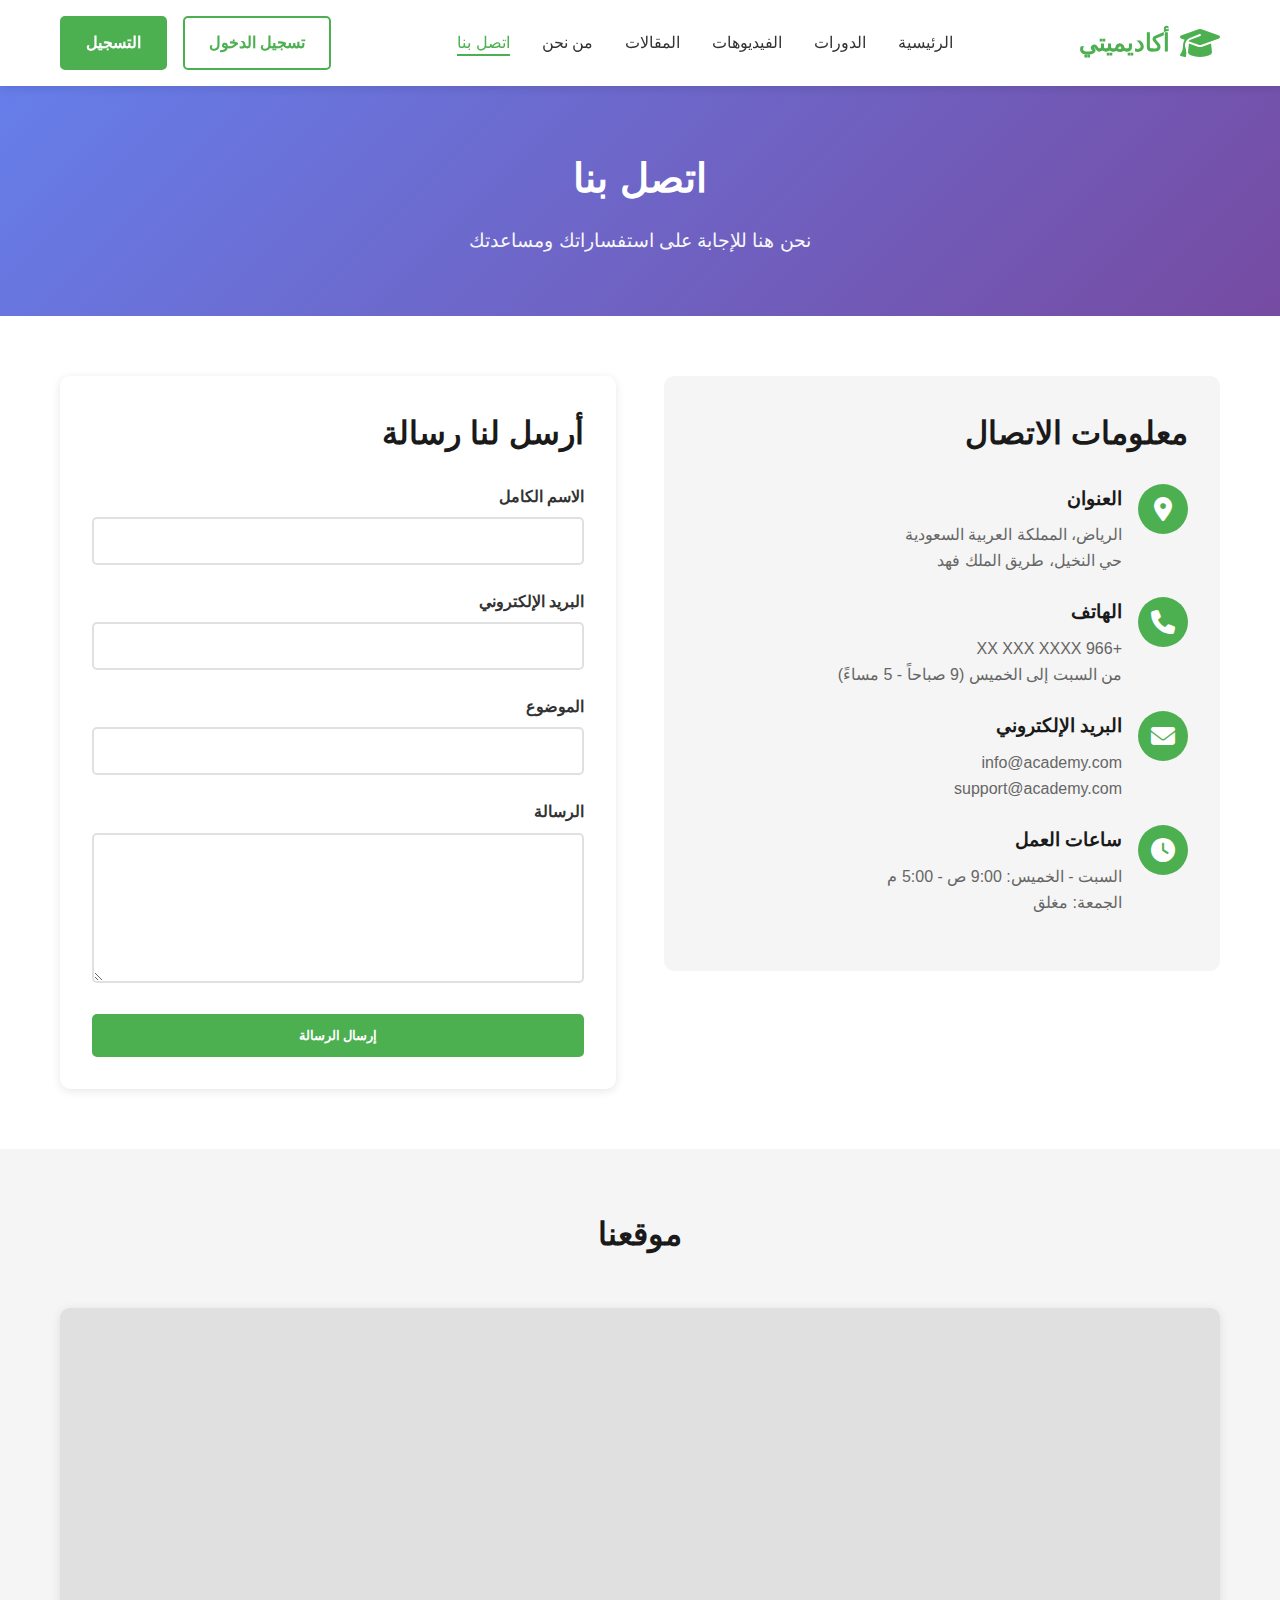
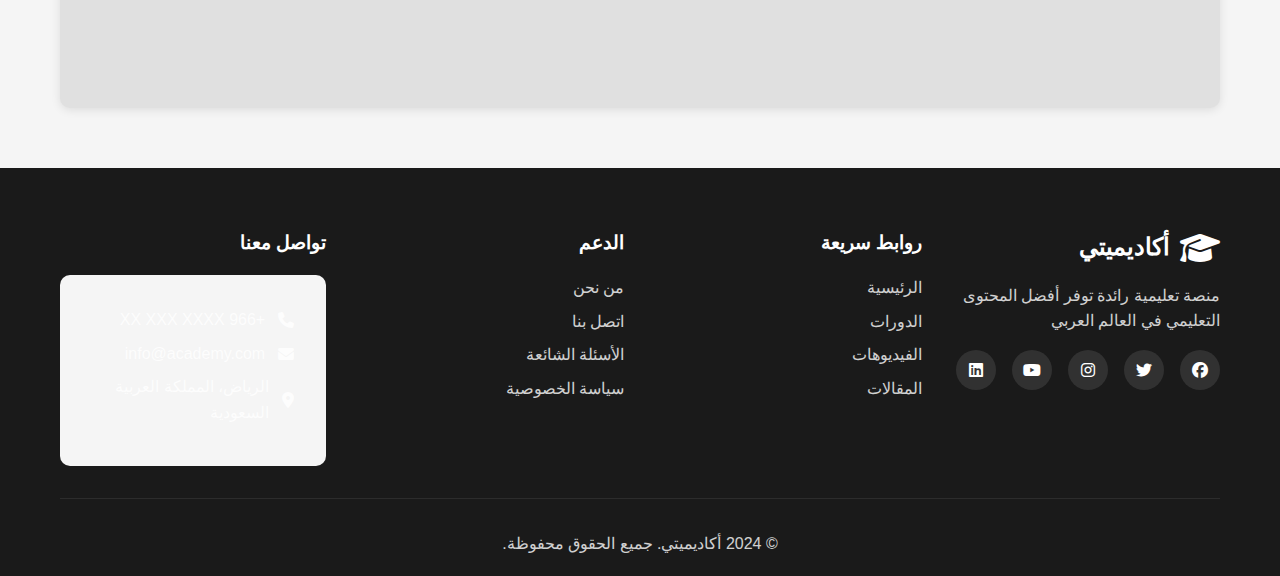
<file: contact.html>
<!DOCTYPE html>
<html lang="ar" dir="rtl">
<head>
    <meta charset="UTF-8">
    <meta name="viewport" content="width=device-width, initial-scale=1.0">
    <meta name="description" content="تواصل معنا للاستفسارات والدعم">
    <title>اتصل بنا - أكاديميتي</title>
    <link rel="stylesheet" href="css/style.css">
    <link rel="stylesheet" href="css/pages.css">
    <link rel="stylesheet" href="https://cdnjs.cloudflare.com/ajax/libs/font-awesome/6.4.0/css/all.min.css">
    <style>
        .contact-section {
            padding: 60px 0;
        }
        
        .contact-container {
            display: grid;
            grid-template-columns: 1fr 1fr;
            gap: 3rem;
            align-items: start;
        }
        
        .contact-info {
            background-color: var(--light-color);
            padding: 2rem;
            border-radius: 10px;
        }
        
        .contact-info h2 {
            font-size: 2rem;
            margin-bottom: 1.5rem;
            color: var(--dark-color);
        }
        
        .contact-item {
            display: flex;
            align-items: flex-start;
            gap: 1rem;
            margin-bottom: 1.5rem;
        }
        
        .contact-icon {
            width: 50px;
            height: 50px;
            background-color: var(--primary-color);
            color: var(--white);
            border-radius: 50%;
            display: flex;
            align-items: center;
            justify-content: center;
            font-size: 1.5rem;
            flex-shrink: 0;
        }
        
        .contact-details h3 {
            font-size: 1.2rem;
            margin-bottom: 0.5rem;
            color: var(--dark-color);
        }
        
        .contact-details p {
            color: var(--text-light);
        }
        
        .contact-form {
            background-color: var(--white);
            padding: 2rem;
            border-radius: 10px;
            box-shadow: var(--shadow);
        }
        
        .contact-form h2 {
            font-size: 2rem;
            margin-bottom: 1.5rem;
            color: var(--dark-color);
        }
        
        .form-group {
            margin-bottom: 1.5rem;
        }
        
        .form-group label {
            display: block;
            margin-bottom: 0.5rem;
            font-weight: 600;
            color: var(--text-color);
        }
        
        .form-group input,
        .form-group textarea {
            width: 100%;
            padding: 0.8rem;
            border: 2px solid var(--border-color);
            border-radius: 5px;
            font-size: 1rem;
            transition: border-color 0.3s;
        }
        
        .form-group input:focus,
        .form-group textarea:focus {
            outline: none;
            border-color: var(--primary-color);
        }
        
        .form-group textarea {
            min-height: 150px;
            resize: vertical;
        }
        
        .submit-btn {
            width: 100%;
        }
        
        .map-section {
            padding: 60px 0;
            background-color: var(--light-color);
        }
        
        .map-container {
            border-radius: 10px;
            overflow: hidden;
            box-shadow: var(--shadow);
            height: 400px;
            background-color: var(--border-color);
        }
        
        @media (max-width: 768px) {
            .contact-container {
                grid-template-columns: 1fr;
            }
        }
    </style>
</head>
<body>
    <!-- Navigation -->
    <nav class="navbar">
        <div class="container">
            <div class="nav-wrapper">
                <div class="logo">
                    <i class="fas fa-graduation-cap"></i>
                    <span>أكاديميتي</span>
                </div>
                <button class="mobile-menu-toggle" id="mobileMenuToggle">
                    <i class="fas fa-bars"></i>
                </button>
                <ul class="nav-menu" id="navMenu">
                    <li><a href="index.html">الرئيسية</a></li>
                    <li><a href="courses.html">الدورات</a></li>
                    <li><a href="videos.html">الفيديوهات</a></li>
                    <li><a href="articles.html">المقالات</a></li>
                    <li><a href="about.html">من نحن</a></li>
                    <li><a href="contact.html" class="active">اتصل بنا</a></li>
                </ul>
                <div class="nav-buttons">
                    <a href="#" class="btn btn-outline">تسجيل الدخول</a>
                    <a href="#" class="btn btn-primary">التسجيل</a>
                </div>
            </div>
        </div>
    </nav>

    <!-- Page Header -->
    <section class="page-header">
        <div class="container">
            <h1>اتصل بنا</h1>
            <p>نحن هنا للإجابة على استفساراتك ومساعدتك</p>
        </div>
    </section>

    <!-- Contact Section -->
    <section class="contact-section">
        <div class="container">
            <div class="contact-container">
                <!-- Contact Information -->
                <div class="contact-info">
                    <h2>معلومات الاتصال</h2>
                    
                    <div class="contact-item">
                        <div class="contact-icon">
                            <i class="fas fa-map-marker-alt"></i>
                        </div>
                        <div class="contact-details">
                            <h3>العنوان</h3>
                            <p>الرياض، المملكة العربية السعودية<br>حي النخيل، طريق الملك فهد</p>
                        </div>
                    </div>
                    
                    <div class="contact-item">
                        <div class="contact-icon">
                            <i class="fas fa-phone"></i>
                        </div>
                        <div class="contact-details">
                            <h3>الهاتف</h3>
                            <p>+966 XX XXX XXXX<br>من السبت إلى الخميس (9 صباحاً - 5 مساءً)</p>
                        </div>
                    </div>
                    
                    <div class="contact-item">
                        <div class="contact-icon">
                            <i class="fas fa-envelope"></i>
                        </div>
                        <div class="contact-details">
                            <h3>البريد الإلكتروني</h3>
                            <p>info@academy.com<br>support@academy.com</p>
                        </div>
                    </div>
                    
                    <div class="contact-item">
                        <div class="contact-icon">
                            <i class="fas fa-clock"></i>
                        </div>
                        <div class="contact-details">
                            <h3>ساعات العمل</h3>
                            <p>السبت - الخميس: 9:00 ص - 5:00 م<br>الجمعة: مغلق</p>
                        </div>
                    </div>
                </div>

                <!-- Contact Form -->
                <form class="contact-form">
                    <h2>أرسل لنا رسالة</h2>
                    
                    <div class="form-group">
                        <label for="name">الاسم الكامل</label>
                        <input type="text" id="name" name="name" required>
                    </div>
                    
                    <div class="form-group">
                        <label for="email">البريد الإلكتروني</label>
                        <input type="email" id="email" name="email" required>
                    </div>
                    
                    <div class="form-group">
                        <label for="subject">الموضوع</label>
                        <input type="text" id="subject" name="subject" required>
                    </div>
                    
                    <div class="form-group">
                        <label for="message">الرسالة</label>
                        <textarea id="message" name="message" required></textarea>
                    </div>
                    
                    <button type="submit" class="btn btn-primary submit-btn">إرسال الرسالة</button>
                </form>
            </div>
        </div>
    </section>

    <!-- Map Section -->
    <section class="map-section">
        <div class="container">
            <h2 class="section-title">موقعنا</h2>
            <div class="map-container">
                <iframe 
                    src="https://www.google.com/maps/embed?pb=!1m18!1m12!1m3!1d3624.2!2d46.6753!3d24.7136!2m3!1f0!2f0!3f0!3m2!1i1024!2i768!4f13.1!3m3!1m2!1s0x0%3A0x0!2zMjTCsDQyJzQ5LjAiTiA0NsKwNDAnMzEuMSJF!5e0!3m2!1sen!2ssa!4v1234567890123!5m2!1sen!2ssa" 
                    width="100%" 
                    height="100%" 
                    style="border:0;" 
                    allowfullscreen="" 
                    loading="lazy">
                </iframe>
            </div>
        </div>
    </section>

    <!-- Footer -->
    <footer class="footer">
        <div class="container">
            <div class="footer-content">
                <div class="footer-section">
                    <div class="footer-logo">
                        <i class="fas fa-graduation-cap"></i>
                        <span>أكاديميتي</span>
                    </div>
                    <p>منصة تعليمية رائدة توفر أفضل المحتوى التعليمي في العالم العربي</p>
                    <div class="social-links">
                        <a href="#"><i class="fab fa-facebook"></i></a>
                        <a href="#"><i class="fab fa-twitter"></i></a>
                        <a href="#"><i class="fab fa-instagram"></i></a>
                        <a href="#"><i class="fab fa-youtube"></i></a>
                        <a href="#"><i class="fab fa-linkedin"></i></a>
                    </div>
                </div>
                <div class="footer-section">
                    <h4>روابط سريعة</h4>
                    <ul>
                        <li><a href="index.html">الرئيسية</a></li>
                        <li><a href="courses.html">الدورات</a></li>
                        <li><a href="videos.html">الفيديوهات</a></li>
                        <li><a href="articles.html">المقالات</a></li>
                    </ul>
                </div>
                <div class="footer-section">
                    <h4>الدعم</h4>
                    <ul>
                        <li><a href="about.html">من نحن</a></li>
                        <li><a href="contact.html">اتصل بنا</a></li>
                        <li><a href="#">الأسئلة الشائعة</a></li>
                        <li><a href="#">سياسة الخصوصية</a></li>
                    </ul>
                </div>
                <div class="footer-section">
                    <h4>تواصل معنا</h4>
                    <ul class="contact-info">
                        <li><i class="fas fa-phone"></i> +966 XX XXX XXXX</li>
                        <li><i class="fas fa-envelope"></i> info@academy.com</li>
                        <li><i class="fas fa-map-marker-alt"></i> الرياض، المملكة العربية السعودية</li>
                    </ul>
                </div>
            </div>
            <div class="footer-bottom">
                <p>&copy; 2024 أكاديميتي. جميع الحقوق محفوظة.</p>
            </div>
        </div>
    </footer>

    <script src="js/script.js"></script>
</body>
</html>
</file>
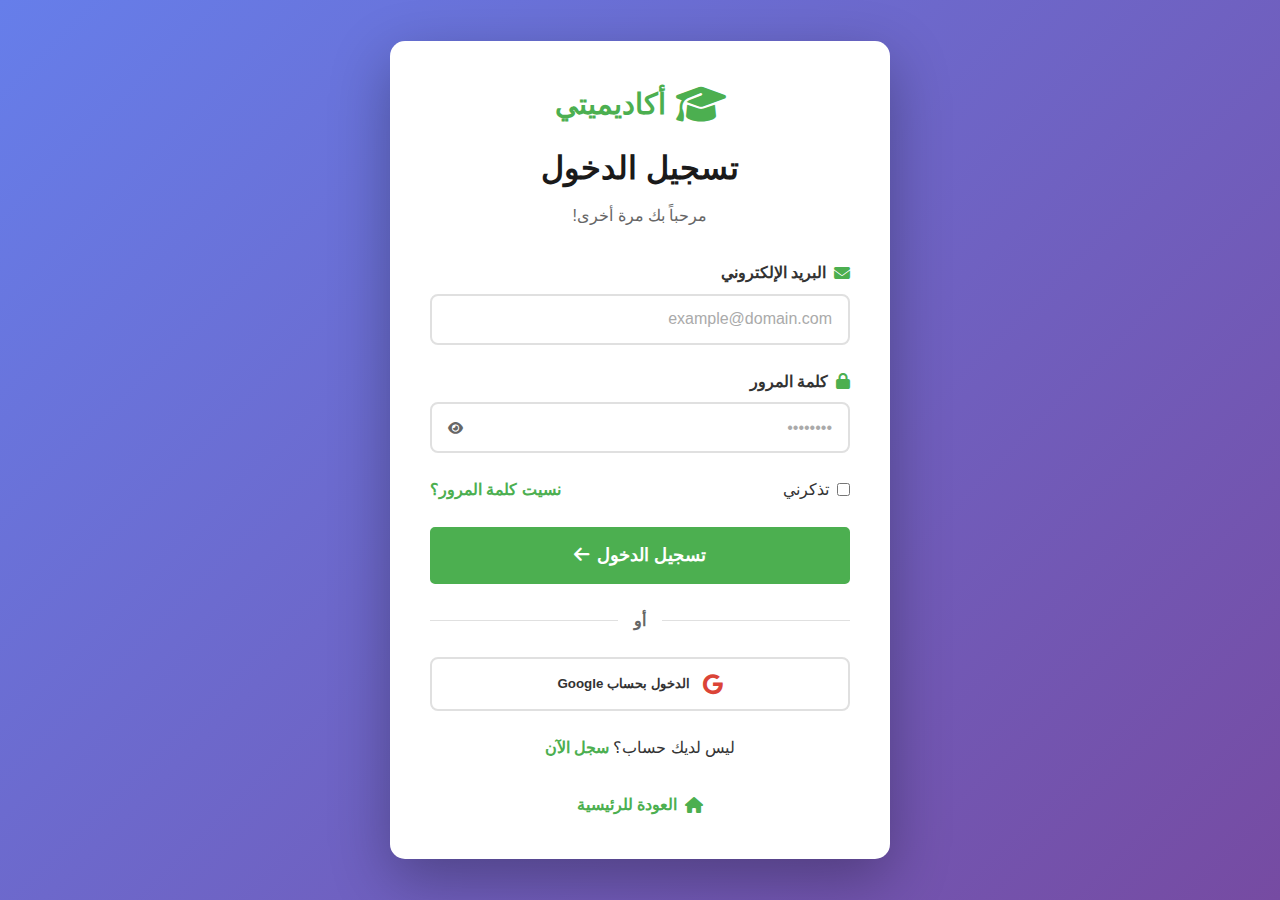
<file: login.html>
<!DOCTYPE html>
<html lang="ar" dir="rtl">
<head>
    <meta charset="UTF-8">
    <meta name="viewport" content="width=device-width, initial-scale=1.0">
    <title>تسجيل الدخول - أكاديميتي</title>
    <link rel="stylesheet" href="css/style.css">
    <link rel="stylesheet" href="css/auth.css">
    <link rel="stylesheet" href="https://cdnjs.cloudflare.com/ajax/libs/font-awesome/6.4.0/css/all.min.css">
</head>
<body class="auth-page">
    <div class="auth-container">
        <div class="auth-card">
            <div class="auth-header">
                <div class="logo">
                    <i class="fas fa-graduation-cap"></i>
                    <span>أكاديميتي</span>
                </div>
                <h2>تسجيل الدخول</h2>
                <p>مرحباً بك مرة أخرى!</p>
            </div>

            <div id="message" class="message" style="display: none;"></div>

            <form id="loginForm" class="auth-form">
                <div class="form-group">
                    <label for="email">
                        <i class="fas fa-envelope"></i>
                        البريد الإلكتروني
                    </label>
                    <input type="email" id="email" name="email" required placeholder="example@domain.com">
                </div>

                <div class="form-group">
                    <label for="password">
                        <i class="fas fa-lock"></i>
                        كلمة المرور
                    </label>
                    <div class="password-input">
                        <input type="password" id="password" name="password" required placeholder="••••••••">
                        <button type="button" class="toggle-password" id="togglePassword">
                            <i class="fas fa-eye"></i>
                        </button>
                    </div>
                </div>

                <div class="form-options">
                    <label class="checkbox-label">
                        <input type="checkbox" id="remember">
                        <span>تذكرني</span>
                    </label>
                    <a href="#" class="forgot-password">نسيت كلمة المرور؟</a>
                </div>

                <button type="submit" class="btn btn-primary btn-full" id="loginBtn">
                    <span>تسجيل الدخول</span>
                    <i class="fas fa-arrow-left"></i>
                </button>
            </form>

            <div class="divider">
                <span>أو</span>
            </div>

            <div class="social-login">
                <button class="social-btn google-btn" id="googleLoginBtn">
                    <i class="fab fa-google"></i>
                    <span>الدخول بحساب Google</span>
                </button>
            </div>

            <div class="auth-footer">
                <p>ليس لديك حساب؟ <a href="register.html">سجل الآن</a></p>
                <a href="index.html" class="back-home">
                    <i class="fas fa-home"></i>
                    العودة للرئيسية
                </a>
            </div>
        </div>
    </div>

    <!-- نسخة تجريبية بدون Firebase -->
    <!-- لاستخدام Firebase الحقيقي، احذف السطر التالي وفعّل سكريبتات Firebase -->
    <script src="js/demo-auth.js"></script>
    
    <!-- Firebase (معطل حالياً - لتفعيله عدّل firebase-config.js أولاً) -->
    <!--
    <script src="https://www.gstatic.com/firebasejs/10.7.1/firebase-app-compat.js"></script>
    <script src="https://www.gstatic.com/firebasejs/10.7.1/firebase-auth-compat.js"></script>
    <script src="https://www.gstatic.com/firebasejs/10.7.1/firebase-firestore-compat.js"></script>
    <script src="js/firebase-config.js"></script>
    <script src="js/auth.js"></script>
    -->
</body>
</html>
</file>
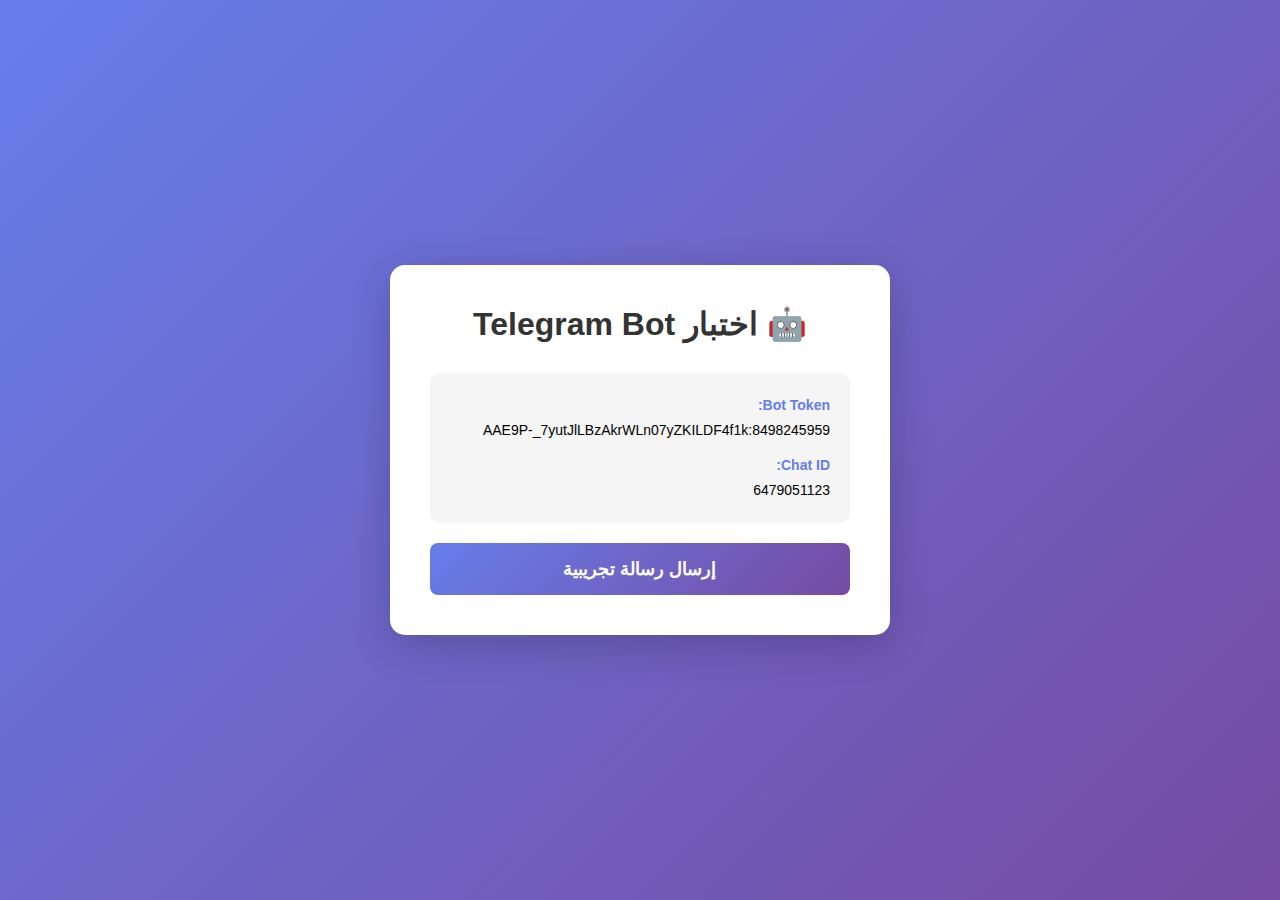
<file: test-telegram.html>
<!DOCTYPE html>
<html lang="ar" dir="rtl">
<head>
    <meta charset="UTF-8">
    <meta name="viewport" content="width=device-width, initial-scale=1.0">
    <title>اختبار Telegram Bot</title>
    <style>
        * {
            margin: 0;
            padding: 0;
            box-sizing: border-box;
        }
        
        body {
            font-family: 'Segoe UI', Tahoma, Geneva, Verdana, sans-serif;
            background: linear-gradient(135deg, #667eea 0%, #764ba2 100%);
            min-height: 100vh;
            display: flex;
            align-items: center;
            justify-content: center;
            padding: 20px;
        }
        
        .container {
            background: white;
            padding: 40px;
            border-radius: 15px;
            box-shadow: 0 10px 40px rgba(0,0,0,0.2);
            max-width: 500px;
            width: 100%;
        }
        
        h1 {
            color: #333;
            margin-bottom: 30px;
            text-align: center;
        }
        
        .info-box {
            background: #f5f5f5;
            padding: 20px;
            border-radius: 10px;
            margin-bottom: 20px;
            font-size: 14px;
            line-height: 1.8;
        }
        
        .info-box strong {
            color: #667eea;
        }
        
        button {
            width: 100%;
            padding: 15px;
            background: linear-gradient(135deg, #667eea 0%, #764ba2 100%);
            color: white;
            border: none;
            border-radius: 8px;
            font-size: 18px;
            font-weight: bold;
            cursor: pointer;
            transition: transform 0.2s;
        }
        
        button:hover {
            transform: translateY(-2px);
        }
        
        button:disabled {
            opacity: 0.6;
            cursor: not-allowed;
        }
        
        #result {
            margin-top: 20px;
            padding: 15px;
            border-radius: 8px;
            display: none;
        }
        
        .success {
            background: #d4edda;
            color: #155724;
            border: 1px solid #c3e6cb;
        }
        
        .error {
            background: #f8d7da;
            color: #721c24;
            border: 1px solid #f5c6cb;
        }
        
        .loading {
            background: #fff3cd;
            color: #856404;
            border: 1px solid #ffeaa7;
        }
        
        pre {
            background: #2d2d2d;
            color: #f8f8f2;
            padding: 15px;
            border-radius: 8px;
            overflow-x: auto;
            margin-top: 10px;
            font-size: 12px;
        }
    </style>
</head>
<body>
    <div class="container">
        <h1>🤖 اختبار Telegram Bot</h1>
        
        <div class="info-box">
            <p><strong>Bot Token:</strong><br>8498245959:AAE9P-_7yutJlLBzAkrWLn07yZKILDF4f1k</p>
            <p style="margin-top: 10px;"><strong>Chat ID:</strong><br>6479051123</p>
        </div>
        
        <button id="testBtn" onclick="testTelegram()">إرسال رسالة تجريبية</button>
        
        <div id="result"></div>
    </div>

    <script>
        async function testTelegram() {
            const botToken = '8498245959:AAE9P-_7yutJlLBzAkrWLn07yZKILDF4f1k';
            const chatId = '6479051123';
            const resultDiv = document.getElementById('result');
            const testBtn = document.getElementById('testBtn');
            
            // عرض حالة التحميل
            resultDiv.style.display = 'block';
            resultDiv.className = 'loading';
            resultDiv.innerHTML = '⏳ جاري الإرسال...';
            testBtn.disabled = true;
            
            const message = `
🧪 *رسالة اختبار من الموقع*

⏰ الوقت: ${new Date().toLocaleString('ar-SA')}
✅ إذا وصلتك هذه الرسالة، معناها البوت يعمل بنجاح!

---
🔧 اختبار من: test-telegram.html
            `.trim();
            
            const url = `https://api.telegram.org/bot${botToken}/sendMessage`;
            
            console.log('📤 إرسال الطلب إلى:', url);
            console.log('💬 الرسالة:', message);
            
            try {
                const response = await fetch(url, {
                    method: 'POST',
                    headers: {
                        'Content-Type': 'application/json',
                    },
                    body: JSON.stringify({
                        chat_id: chatId,
                        text: message,
                        parse_mode: 'Markdown'
                    })
                });
                
                const data = await response.json();
                
                console.log('📥 الاستجابة:', data);
                
                if (response.ok && data.ok) {
                    resultDiv.className = 'success';
                    resultDiv.innerHTML = `
                        <strong>✅ تم الإرسال بنجاح!</strong><br><br>
                        تفقد تليجرام الآن - يجب أن تكون وصلتك الرسالة!<br><br>
                        <strong>تفاصيل:</strong>
                        <pre>${JSON.stringify(data, null, 2)}</pre>
                    `;
                } else {
                    resultDiv.className = 'error';
                    resultDiv.innerHTML = `
                        <strong>❌ فشل الإرسال!</strong><br><br>
                        <strong>السبب المحتمل:</strong><br>
                        ${getErrorMessage(data)}<br><br>
                        <strong>تفاصيل الخطأ:</strong>
                        <pre>${JSON.stringify(data, null, 2)}</pre>
                    `;
                }
            } catch (error) {
                console.error('💥 خطأ:', error);
                resultDiv.className = 'error';
                resultDiv.innerHTML = `
                    <strong>💥 خطأ في الاتصال!</strong><br><br>
                    <strong>الخطأ:</strong> ${error.message}<br><br>
                    <strong>الأسباب المحتملة:</strong><br>
                    • مشكلة في الإنترنت<br>
                    • Telegram API محجوب<br>
                    • مشكلة CORS<br><br>
                    <strong>تفاصيل:</strong>
                    <pre>${error.stack}</pre>
                `;
            } finally {
                testBtn.disabled = false;
            }
        }
        
        function getErrorMessage(data) {
            if (!data.description) return 'خطأ غير معروف';
            
            const desc = data.description.toLowerCase();
            
            if (desc.includes('unauthorized') || desc.includes('not found')) {
                return '🔑 Bot Token خاطئ - تأكد من Token البوت';
            } else if (desc.includes('chat not found')) {
                return '💬 Chat ID خاطئ أو لم ترسل /start للبوت بعد';
            } else if (desc.includes('blocked')) {
                return '🚫 البوت محظور - افتح المحادثة مع البوت وأرسل /start';
            } else {
                return data.description;
            }
        }
        
        // اختبار تلقائي عند فتح الصفحة
        console.log('🔍 جاهز للاختبار!');
        console.log('اضغط على الزر لاختبار إرسال رسالة إلى Telegram');
    </script>
</body>
</html>
</file>
<file: css/pages.css>
/* Pages Specific Styles */

/* Page Header */
.page-header {
    background: linear-gradient(135deg, #667eea 0%, #764ba2 100%);
    color: var(--white);
    padding: 60px 0;
    text-align: center;
}

.page-header h1 {
    font-size: 2.5rem;
    margin-bottom: 1rem;
}

.page-header p {
    font-size: 1.2rem;
    opacity: 0.95;
}

/* Search and Filter Section */
.search-filter-section {
    padding: 30px 0;
    background-color: var(--light-color);
}

.search-bar {
    display: flex;
    max-width: 600px;
    margin: 0 auto 2rem;
    box-shadow: var(--shadow);
    border-radius: 50px;
    overflow: hidden;
}

.search-input {
    flex: 1;
    padding: 1rem 1.5rem;
    border: none;
    font-size: 1rem;
    outline: none;
}

.search-btn {
    background-color: var(--primary-color);
    color: var(--white);
    border: none;
    padding: 1rem 2rem;
    cursor: pointer;
    font-size: 1.2rem;
    transition: background-color 0.3s;
}

.search-btn:hover {
    background-color: #45a049;
}

.filter-buttons {
    display: flex;
    gap: 1rem;
    flex-wrap: wrap;
    justify-content: center;
}

.filter-btn {
    padding: 0.6rem 1.5rem;
    border: 2px solid var(--border-color);
    background-color: var(--white);
    color: var(--text-color);
    border-radius: 25px;
    cursor: pointer;
    transition: all 0.3s;
    font-weight: 600;
}

.filter-btn:hover,
.filter-btn.active {
    background-color: var(--primary-color);
    color: var(--white);
    border-color: var(--primary-color);
}

/* Videos Section */
.videos-section {
    padding: 60px 0;
}

.videos-grid {
    display: grid;
    grid-template-columns: repeat(auto-fill, minmax(350px, 1fr));
    gap: 2rem;
}

.video-card {
    background-color: var(--white);
    border-radius: 10px;
    overflow: hidden;
    box-shadow: var(--shadow);
    transition: transform 0.3s, box-shadow 0.3s;
}

.video-card:hover {
    transform: translateY(-5px);
    box-shadow: var(--shadow-lg);
}

.video-thumbnail {
    position: relative;
    height: 200px;
    overflow: hidden;
}

.video-thumbnail img {
    width: 100%;
    height: 100%;
    object-fit: cover;
}

.video-duration {
    position: absolute;
    bottom: 10px;
    left: 10px;
    background-color: rgba(0, 0, 0, 0.8);
    color: var(--white);
    padding: 0.3rem 0.6rem;
    border-radius: 5px;
    font-size: 0.85rem;
    font-weight: 600;
}

.play-button {
    position: absolute;
    top: 50%;
    left: 50%;
    transform: translate(-50%, -50%);
    width: 60px;
    height: 60px;
    background-color: rgba(255, 255, 255, 0.9);
    border-radius: 50%;
    display: flex;
    align-items: center;
    justify-content: center;
    font-size: 1.5rem;
    color: var(--primary-color);
    cursor: pointer;
    transition: all 0.3s;
}

.video-card:hover .play-button {
    background-color: var(--primary-color);
    color: var(--white);
    transform: translate(-50%, -50%) scale(1.1);
}

.video-content {
    padding: 1.5rem;
}

.video-meta {
    display: flex;
    gap: 1rem;
    margin-bottom: 1rem;
    font-size: 0.85rem;
    color: var(--text-light);
    flex-wrap: wrap;
}

.video-content h3 {
    font-size: 1.2rem;
    margin-bottom: 0.5rem;
    color: var(--dark-color);
}

.video-content p {
    color: var(--text-light);
    margin-bottom: 1rem;
}

.video-footer {
    display: flex;
    justify-content: space-between;
    align-items: center;
    padding-top: 1rem;
    border-top: 1px solid var(--border-color);
}

.video-author {
    display: flex;
    align-items: center;
    gap: 0.8rem;
}

.author-avatar {
    width: 35px;
    height: 35px;
    border-radius: 50%;
    background-color: var(--primary-color);
    color: var(--white);
    display: flex;
    align-items: center;
    justify-content: center;
}

.video-actions {
    display: flex;
    gap: 0.5rem;
}

.action-btn {
    background: none;
    border: none;
    color: var(--text-light);
    cursor: pointer;
    display: flex;
    align-items: center;
    gap: 0.3rem;
    padding: 0.5rem;
    transition: color 0.3s;
}

.action-btn:hover {
    color: var(--primary-color);
}

/* Articles Section */
.articles-section {
    padding: 60px 0;
    background-color: var(--light-color);
}

.section-title {
    text-align: center;
    font-size: 2rem;
    margin-bottom: 3rem;
    color: var(--dark-color);
}

.articles-list {
    display: grid;
    grid-template-columns: repeat(auto-fill, minmax(350px, 1fr));
    gap: 2rem;
}

.article-item {
    background-color: var(--white);
    border-radius: 10px;
    overflow: hidden;
    box-shadow: var(--shadow);
    transition: transform 0.3s, box-shadow 0.3s;
}

.article-item:hover {
    transform: translateY(-5px);
    box-shadow: var(--shadow-lg);
}

.article-image {
    height: 200px;
    overflow: hidden;
}

.article-image img {
    width: 100%;
    height: 100%;
    object-fit: cover;
    transition: transform 0.3s;
}

.article-item:hover .article-image img {
    transform: scale(1.1);
}

/* Form Message */
.form-message {
    padding: 1rem;
    margin-bottom: 1rem;
    border-radius: 5px;
    text-align: center;
    font-weight: 600;
}

.form-message.success {
    background-color: #d4edda;
    color: #155724;
    border: 1px solid #c3e6cb;
}

.form-message.error {
    background-color: #f8d7da;
    color: #721c24;
    border: 1px solid #f5c6cb;
}

/* Responsive Design */
@media (max-width: 768px) {
    .page-header h1 {
        font-size: 2rem;
    }

    .page-header p {
        font-size: 1rem;
    }

    .videos-grid,
    .articles-list {
        grid-template-columns: 1fr;
    }

    .filter-buttons {
        gap: 0.5rem;
    }

    .filter-btn {
        padding: 0.5rem 1rem;
        font-size: 0.9rem;
    }
}
</file>
<file: css/auth.css>
/* Auth Page Styles */
.auth-page {
    min-height: 100vh;
    display: flex;
    align-items: center;
    justify-content: center;
    background: linear-gradient(135deg, #667eea 0%, #764ba2 100%);
    padding: 20px;
}

.auth-container {
    width: 100%;
    max-width: 500px;
}

.auth-card {
    background-color: var(--white);
    border-radius: 15px;
    box-shadow: 0 20px 60px rgba(0, 0, 0, 0.3);
    padding: 2.5rem;
    animation: slideUp 0.5s ease;
}

@keyframes slideUp {
    from {
        opacity: 0;
        transform: translateY(30px);
    }
    to {
        opacity: 1;
        transform: translateY(0);
    }
}

.auth-header {
    text-align: center;
    margin-bottom: 2rem;
}

.auth-header .logo {
    display: inline-flex;
    align-items: center;
    gap: 10px;
    font-size: 1.8rem;
    font-weight: bold;
    color: var(--primary-color);
    margin-bottom: 1rem;
}

.auth-header .logo i {
    font-size: 2.5rem;
}

.auth-header h2 {
    font-size: 2rem;
    color: var(--dark-color);
    margin-bottom: 0.5rem;
}

.auth-header p {
    color: var(--text-light);
    font-size: 1rem;
}

/* Message */
.message {
    padding: 1rem;
    border-radius: 8px;
    margin-bottom: 1.5rem;
    text-align: center;
    font-weight: 600;
    animation: fadeIn 0.3s ease;
}

.message.success {
    background-color: #d4edda;
    color: #155724;
    border: 1px solid #c3e6cb;
}

.message.error {
    background-color: #f8d7da;
    color: #721c24;
    border: 1px solid #f5c6cb;
}

.message.info {
    background-color: #d1ecf1;
    color: #0c5460;
    border: 1px solid #bee5eb;
}

/* Form */
.auth-form {
    margin-bottom: 1.5rem;
}

.form-group {
    margin-bottom: 1.5rem;
}

.form-group label {
    display: flex;
    align-items: center;
    gap: 0.5rem;
    margin-bottom: 0.5rem;
    font-weight: 600;
    color: var(--text-color);
}

.form-group label i {
    color: var(--primary-color);
}

.form-group input {
    width: 100%;
    padding: 0.9rem 1rem;
    border: 2px solid var(--border-color);
    border-radius: 8px;
    font-size: 1rem;
    transition: all 0.3s;
}

.form-group input:focus {
    outline: none;
    border-color: var(--primary-color);
    box-shadow: 0 0 0 3px rgba(76, 175, 80, 0.1);
}

.form-group input::placeholder {
    color: #aaa;
}

.form-hint {
    display: block;
    margin-top: 0.3rem;
    font-size: 0.85rem;
    color: var(--text-light);
}

/* Password Input */
.password-input {
    position: relative;
}

.password-input input {
    padding-left: 45px;
}

.toggle-password {
    position: absolute;
    left: 10px;
    top: 50%;
    transform: translateY(-50%);
    background: none;
    border: none;
    color: var(--text-light);
    cursor: pointer;
    padding: 0.5rem;
    transition: color 0.3s;
}

.toggle-password:hover {
    color: var(--primary-color);
}

/* Form Options */
.form-options {
    display: flex;
    justify-content: space-between;
    align-items: center;
    margin-bottom: 1.5rem;
    flex-wrap: wrap;
    gap: 0.5rem;
}

.checkbox-label {
    display: flex;
    align-items: center;
    gap: 0.5rem;
    cursor: pointer;
    user-select: none;
}

.checkbox-label input[type="checkbox"] {
    width: auto;
    cursor: pointer;
}

.checkbox-label span {
    color: var(--text-color);
}

.checkbox-label a {
    color: var(--primary-color);
    text-decoration: none;
}

.checkbox-label a:hover {
    text-decoration: underline;
}

.forgot-password {
    color: var(--primary-color);
    text-decoration: none;
    font-weight: 600;
}

.forgot-password:hover {
    text-decoration: underline;
}

/* Buttons */
.btn-full {
    width: 100%;
    display: flex;
    align-items: center;
    justify-content: center;
    gap: 0.5rem;
    padding: 1rem;
    font-size: 1.1rem;
}

.btn-full:disabled {
    opacity: 0.6;
    cursor: not-allowed;
}

/* Divider */
.divider {
    display: flex;
    align-items: center;
    text-align: center;
    margin: 1.5rem 0;
}

.divider::before,
.divider::after {
    content: '';
    flex: 1;
    border-bottom: 1px solid var(--border-color);
}

.divider span {
    padding: 0 1rem;
    color: var(--text-light);
    font-weight: 600;
}

/* Social Login */
.social-login {
    display: flex;
    flex-direction: column;
    gap: 1rem;
    margin-bottom: 1.5rem;
}

.social-btn {
    display: flex;
    align-items: center;
    justify-content: center;
    gap: 0.8rem;
    padding: 0.9rem;
    border: 2px solid var(--border-color);
    border-radius: 8px;
    background-color: var(--white);
    color: var(--text-color);
    font-weight: 600;
    cursor: pointer;
    transition: all 0.3s;
}

.social-btn:hover {
    border-color: var(--primary-color);
    background-color: var(--light-color);
    transform: translateY(-2px);
    box-shadow: var(--shadow);
}

.social-btn i {
    font-size: 1.3rem;
}

.google-btn i {
    color: #DB4437;
}

.facebook-btn i {
    color: #4267B2;
}

/* Auth Footer */
.auth-footer {
    text-align: center;
}

.auth-footer p {
    color: var(--text-color);
    margin-bottom: 1rem;
}

.auth-footer a {
    color: var(--primary-color);
    text-decoration: none;
    font-weight: 600;
}

.auth-footer a:hover {
    text-decoration: underline;
}

.back-home {
    display: inline-flex;
    align-items: center;
    gap: 0.5rem;
    color: var(--text-light);
    text-decoration: none;
    margin-top: 1rem;
    transition: color 0.3s;
}

.back-home:hover {
    color: var(--primary-color);
}

/* Loading State */
.btn-full.loading {
    position: relative;
    color: transparent;
}

.btn-full.loading::after {
    content: '';
    position: absolute;
    width: 20px;
    height: 20px;
    border: 3px solid var(--white);
    border-top-color: transparent;
    border-radius: 50%;
    animation: spin 0.6s linear infinite;
}

@keyframes spin {
    to {
        transform: rotate(360deg);
    }
}

/* Responsive */
@media (max-width: 576px) {
    .auth-card {
        padding: 1.5rem;
    }

    .auth-header .logo {
        font-size: 1.5rem;
    }

    .auth-header h2 {
        font-size: 1.6rem;
    }

    .form-options {
        flex-direction: column;
        align-items: flex-start;
    }
}
</file>
<file: css/style.css>
/* Reset and Base Styles */
* {
    margin: 0;
    padding: 0;
    box-sizing: border-box;
}

:root {
    --primary-color: #4CAF50;
    --secondary-color: #2196F3;
    --accent-color: #FF9800;
    --dark-color: #1a1a1a;
    --light-color: #f5f5f5;
    --text-color: #333;
    --text-light: #666;
    --border-color: #e0e0e0;
    --success-color: #4CAF50;
    --warning-color: #FF9800;
    --danger-color: #f44336;
    --white: #ffffff;
    --shadow: 0 2px 10px rgba(0, 0, 0, 0.1);
    --shadow-lg: 0 10px 30px rgba(0, 0, 0, 0.15);
}

body {
    font-family: 'Segoe UI', Tahoma, Geneva, Verdana, sans-serif;
    line-height: 1.6;
    color: var(--text-color);
    background-color: var(--white);
}

.container {
    max-width: 1200px;
    margin: 0 auto;
    padding: 0 20px;
}

/* Navigation */
.navbar {
    background-color: var(--white);
    box-shadow: var(--shadow);
    position: sticky;
    top: 0;
    z-index: 1000;
}

.nav-wrapper {
    display: flex;
    justify-content: space-between;
    align-items: center;
    padding: 1rem 0;
}

.logo {
    display: flex;
    align-items: center;
    gap: 10px;
    font-size: 1.5rem;
    font-weight: bold;
    color: var(--primary-color);
}

.logo i {
    font-size: 2rem;
}

.nav-menu {
    display: flex;
    list-style: none;
    gap: 2rem;
    align-items: center;
}

.nav-menu a {
    text-decoration: none;
    color: var(--text-color);
    font-weight: 500;
    transition: color 0.3s;
    position: relative;
}

.nav-menu a:hover,
.nav-menu a.active {
    color: var(--primary-color);
}

.nav-menu a.active::after {
    content: '';
    position: absolute;
    bottom: -5px;
    right: 0;
    width: 100%;
    height: 2px;
    background-color: var(--primary-color);
}

.nav-buttons {
    display: flex;
    gap: 1rem;
}

.mobile-menu-toggle {
    display: none;
    background: none;
    border: none;
    font-size: 1.5rem;
    cursor: pointer;
    color: var(--text-color);
}

/* Buttons */
.btn {
    display: inline-block;
    padding: 0.75rem 1.5rem;
    text-decoration: none;
    border-radius: 5px;
    font-weight: 600;
    transition: all 0.3s;
    border: 2px solid transparent;
    cursor: pointer;
}

.btn-primary {
    background-color: var(--primary-color);
    color: var(--white);
    border-color: var(--primary-color);
}

.btn-primary:hover {
    background-color: #45a049;
    transform: translateY(-2px);
    box-shadow: var(--shadow);
}

.btn-outline {
    background-color: transparent;
    color: var(--primary-color);
    border-color: var(--primary-color);
}

.btn-outline:hover {
    background-color: var(--primary-color);
    color: var(--white);
}

.btn-lg {
    padding: 1rem 2rem;
    font-size: 1.1rem;
}

/* Hero Section */
.hero {
    background: linear-gradient(135deg, #667eea 0%, #764ba2 100%);
    color: var(--white);
    padding: 80px 0;
    text-align: center;
}

.hero-content {
    max-width: 800px;
    margin: 0 auto;
}

.hero-title {
    font-size: 3rem;
    margin-bottom: 1rem;
    animation: fadeInUp 0.8s ease;
}

.hero-description {
    font-size: 1.3rem;
    margin-bottom: 2rem;
    opacity: 0.95;
    animation: fadeInUp 0.8s ease 0.2s backwards;
}

.hero-buttons {
    display: flex;
    gap: 1rem;
    justify-content: center;
    flex-wrap: wrap;
    margin-bottom: 3rem;
    animation: fadeInUp 0.8s ease 0.4s backwards;
}

.hero-buttons .btn-outline {
    border-color: var(--white);
    color: var(--white);
}

.hero-buttons .btn-outline:hover {
    background-color: var(--white);
    color: var(--primary-color);
}

.hero-stats {
    display: flex;
    justify-content: center;
    gap: 3rem;
    flex-wrap: wrap;
    animation: fadeInUp 0.8s ease 0.6s backwards;
}

.stat-item {
    display: flex;
    align-items: center;
    gap: 1rem;
}

.stat-item i {
    font-size: 2.5rem;
    opacity: 0.8;
}

.stat-info h3 {
    font-size: 1.8rem;
    margin-bottom: 0.2rem;
}

.stat-info p {
    opacity: 0.9;
    font-size: 0.9rem;
}

/* Section Styling */
section {
    padding: 80px 0;
}

.section-header {
    text-align: center;
    margin-bottom: 3rem;
}

.section-header h2 {
    font-size: 2.5rem;
    margin-bottom: 1rem;
    color: var(--dark-color);
}

.section-header p {
    font-size: 1.2rem;
    color: var(--text-light);
}

.section-cta {
    text-align: center;
    margin-top: 3rem;
}

/* Features Section */
.features {
    background-color: var(--light-color);
}

.features-grid {
    display: grid;
    grid-template-columns: repeat(auto-fit, minmax(300px, 1fr));
    gap: 2rem;
}

.feature-card {
    background-color: var(--white);
    padding: 2rem;
    border-radius: 10px;
    text-align: center;
    transition: transform 0.3s, box-shadow 0.3s;
    box-shadow: var(--shadow);
}

.feature-card:hover {
    transform: translateY(-5px);
    box-shadow: var(--shadow-lg);
}

.feature-icon {
    font-size: 3rem;
    color: var(--primary-color);
    margin-bottom: 1rem;
}

.feature-card h3 {
    font-size: 1.5rem;
    margin-bottom: 1rem;
    color: var(--dark-color);
}

.feature-card p {
    color: var(--text-light);
}

/* Courses Section */
.courses-grid {
    display: grid;
    grid-template-columns: repeat(auto-fit, minmax(320px, 1fr));
    gap: 2rem;
}

.course-card {
    background-color: var(--white);
    border-radius: 10px;
    overflow: hidden;
    box-shadow: var(--shadow);
    transition: transform 0.3s, box-shadow 0.3s;
}

.course-card:hover {
    transform: translateY(-5px);
    box-shadow: var(--shadow-lg);
}

.course-image {
    position: relative;
    height: 200px;
    overflow: hidden;
}

.course-image img {
    width: 100%;
    height: 100%;
    object-fit: cover;
    transition: transform 0.3s;
}

.course-card:hover .course-image img {
    transform: scale(1.1);
}

.course-badge {
    position: absolute;
    top: 15px;
    right: 15px;
    background-color: var(--accent-color);
    color: var(--white);
    padding: 0.3rem 0.8rem;
    border-radius: 20px;
    font-size: 0.85rem;
    font-weight: 600;
}

.course-content {
    padding: 1.5rem;
}

.course-meta {
    display: flex;
    gap: 1.5rem;
    margin-bottom: 1rem;
    font-size: 0.9rem;
    color: var(--text-light);
}

.course-meta span {
    display: flex;
    align-items: center;
    gap: 0.3rem;
}

.course-content h3 {
    font-size: 1.3rem;
    margin-bottom: 0.8rem;
    color: var(--dark-color);
}

.course-content p {
    color: var(--text-light);
    margin-bottom: 1rem;
}

.course-footer {
    display: flex;
    justify-content: space-between;
    align-items: center;
    padding-top: 1rem;
    border-top: 1px solid var(--border-color);
}

.course-rating {
    display: flex;
    align-items: center;
    gap: 0.3rem;
}

.course-rating i {
    color: var(--accent-color);
}

.course-rating span {
    font-weight: 600;
}

.rating-count {
    color: var(--text-light);
    font-size: 0.9rem;
}

.course-price {
    font-size: 1.5rem;
    font-weight: 700;
    color: var(--primary-color);
}

/* Articles Section */
.articles {
    background-color: var(--light-color);
}

.articles-grid {
    display: grid;
    grid-template-columns: repeat(auto-fit, minmax(320px, 1fr));
    gap: 2rem;
}

.article-card {
    background-color: var(--white);
    border-radius: 10px;
    overflow: hidden;
    box-shadow: var(--shadow);
    transition: transform 0.3s, box-shadow 0.3s;
}

.article-card:hover {
    transform: translateY(-5px);
    box-shadow: var(--shadow-lg);
}

.article-image {
    height: 200px;
    overflow: hidden;
}

.article-image img {
    width: 100%;
    height: 100%;
    object-fit: cover;
    transition: transform 0.3s;
}

.article-card:hover .article-image img {
    transform: scale(1.1);
}

.article-content {
    padding: 1.5rem;
}

.article-meta {
    display: flex;
    gap: 1.5rem;
    margin-bottom: 1rem;
    font-size: 0.85rem;
    color: var(--text-light);
}

.article-meta span {
    display: flex;
    align-items: center;
    gap: 0.3rem;
}

.article-content h3 {
    font-size: 1.3rem;
    margin-bottom: 0.8rem;
    color: var(--dark-color);
}

.article-content p {
    color: var(--text-light);
    margin-bottom: 1rem;
}

.article-link {
    color: var(--primary-color);
    text-decoration: none;
    font-weight: 600;
    display: inline-flex;
    align-items: center;
    gap: 0.5rem;
    transition: gap 0.3s;
}

.article-link:hover {
    gap: 0.8rem;
}

/* CTA Section */
.cta-section {
    background: linear-gradient(135deg, #667eea 0%, #764ba2 100%);
    color: var(--white);
    text-align: center;
}

.cta-content h2 {
    font-size: 2.5rem;
    margin-bottom: 1rem;
}

.cta-content p {
    font-size: 1.2rem;
    margin-bottom: 2rem;
    opacity: 0.95;
}

.cta-content .btn-primary {
    background-color: var(--white);
    color: var(--primary-color);
}

.cta-content .btn-primary:hover {
    background-color: var(--light-color);
}

/* Footer */
.footer {
    background-color: var(--dark-color);
    color: var(--white);
    padding: 60px 0 20px;
}

.footer-content {
    display: grid;
    grid-template-columns: repeat(auto-fit, minmax(250px, 1fr));
    gap: 2rem;
    margin-bottom: 2rem;
}

.footer-logo {
    display: flex;
    align-items: center;
    gap: 10px;
    font-size: 1.5rem;
    font-weight: bold;
    margin-bottom: 1rem;
}

.footer-logo i {
    font-size: 2rem;
}

.footer-section p {
    opacity: 0.8;
    margin-bottom: 1rem;
}

.footer-section h4 {
    margin-bottom: 1rem;
    font-size: 1.2rem;
}

.footer-section ul {
    list-style: none;
}

.footer-section ul li {
    margin-bottom: 0.5rem;
}

.footer-section ul li a {
    color: var(--white);
    text-decoration: none;
    opacity: 0.8;
    transition: opacity 0.3s;
}

.footer-section ul li a:hover {
    opacity: 1;
}

.contact-info li {
    display: flex;
    align-items: center;
    gap: 0.8rem;
    opacity: 0.8;
}

.social-links {
    display: flex;
    gap: 1rem;
    margin-top: 1rem;
}

.social-links a {
    display: flex;
    align-items: center;
    justify-content: center;
    width: 40px;
    height: 40px;
    background-color: rgba(255, 255, 255, 0.1);
    border-radius: 50%;
    color: var(--white);
    text-decoration: none;
    transition: background-color 0.3s;
}

.social-links a:hover {
    background-color: var(--primary-color);
}

.footer-bottom {
    text-align: center;
    padding-top: 2rem;
    border-top: 1px solid rgba(255, 255, 255, 0.1);
    opacity: 0.8;
}

/* Animations */
@keyframes fadeInUp {
    from {
        opacity: 0;
        transform: translateY(30px);
    }
    to {
        opacity: 1;
        transform: translateY(0);
    }
}

/* Responsive Design */
@media (max-width: 992px) {
    .hero-title {
        font-size: 2.5rem;
    }
    
    .section-header h2 {
        font-size: 2rem;
    }
}

@media (max-width: 768px) {
    .nav-menu {
        position: fixed;
        left: -100%;
        top: 70px;
        flex-direction: column;
        background-color: var(--white);
        width: 100%;
        text-align: center;
        transition: left 0.3s;
        box-shadow: var(--shadow);
        padding: 2rem 0;
        gap: 1rem;
    }

    .nav-menu.active {
        left: 0;
    }

    .mobile-menu-toggle {
        display: block;
    }

    .nav-buttons {
        display: none;
    }

    .hero-title {
        font-size: 2rem;
    }

    .hero-description {
        font-size: 1.1rem;
    }

    .hero-buttons {
        flex-direction: column;
        align-items: center;
    }

    .hero-stats {
        flex-direction: column;
        gap: 1.5rem;
    }

    .features-grid,
    .courses-grid,
    .articles-grid {
        grid-template-columns: 1fr;
    }

    .cta-content h2 {
        font-size: 1.8rem;
    }
}

@media (max-width: 480px) {
    .hero {
        padding: 60px 0;
    }

    section {
        padding: 60px 0;
    }

    .hero-title {
        font-size: 1.8rem;
    }

    .section-header h2 {
        font-size: 1.8rem;
    }
}
</file>
